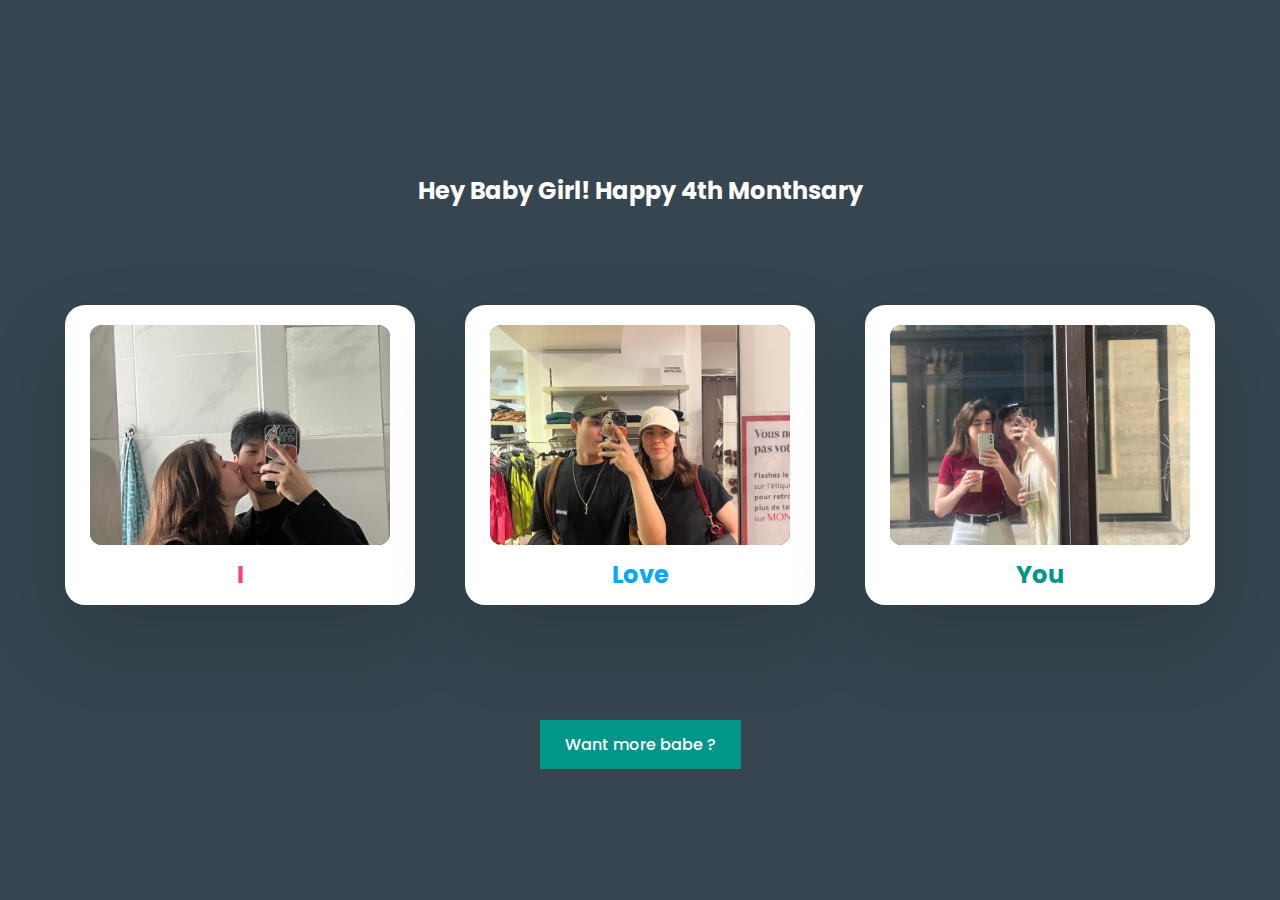
<file: index.html>
<!DOCTYPE html>
<html lang="en">
  <head>
    <meta charset="UTF-8" />
    <meta http-equiv="X-UA-Compatible" content="IE=edge" />
    <meta name="viewport" content="width=device-width, initial-scale=1.0" />
    <title>4 Monthsary!! Time Flies!!</title>
    <link rel="stylesheet" href="style.css" />
  </head>
  <body class="bodyPosition">
    <div class="girl">
      <p>Hey Baby Girl! Happy 4th Monthsary</p>
    </div>
    <div class="container">
      <div class="card" style="--clr: #ff3e7f">
        <div class="img-box">
          <img src="bathroom.jpg" />
        </div>
        <div class="content">
          <h2>I</h2>
          <p>
            "I" am the luckiest!!🍀 You being part of my life is beyond a
            blessing! If my past self from just four months ago could see the
            incredible journey, he wouldn't believe it. Moreover, building
            special memories with my special person. Agathe, you meant a lot to
            me!
          </p>
        </div>
      </div>
      <div class="card" style="--clr: #03a9f4">
        <div class="img-box">
          <img src="monoprix.jpg" />
        </div>
        <div class="content">
          <h2>Love</h2>
          <p>
            "Love" the fact that we have a lot in common! I love the way we can
            relate to many things while also learning from each other's unique
            perspectives. Coming from different languages, we know we'll face a
            lot of challenges in the way, but I know we can overcome them 🤝
          </p>
        </div>
      </div>
      <div class="card" style="--clr: #009688">
        <div class="img-box">
          <img src="coffee_date.jpg" />
        </div>
        <div class="content">
          <h2>You</h2>
          <p>
            "You" are an amazing person!! four months have flown by, but they've
            been filled with so much joy and happiness. I would love to see
            ourselves reach 1 year, 2 years... and still grow to love each other
            more. So lets fill up more joyful memories moving forward babe,
            okay?❤️
          </p>
        </div>
      </div>
    </div>
    <div style="--clr: #009688">
      <a href="feeling.html">Want more babe ?</a>
    </div>
  </body>
</html>
</file>
<file: style.css>
@import url("https://fonts.googleapis.com/css2?family=Poppins:wght@200;300;400;500;600;700;800;900&display=swap");

* {
  margin: 0;
  padding: 0;
  box-sizing: border-box;
  font-family: "Poppins", sans-serif;
}

body {
  display: flex;
  justify-content: center;
  align-items: center;
  min-height: 100vh;
  background: #36454f;
}

.container {
  position: relative;
  display: flex;
  justify-content: center;
  align-items: center;
  flex-wrap: wrap;
  gap: 100px 50px;
  padding: 100px 50px;
}

.container .card {
  position: relative;
  display: flex;
  justify-content: center;
  align-items: flex-start;
  width: 350px;
  max-width: 100%;
  height: 300px;
  background: white;
  border-radius: 20px;
  transition: 0.5s;
  box-shadow: 0 35px 80px rgba(0, 0, 0, 0.15);
}

.container .card:hover {
  height: 400px;
}

.container .card .img-box {
  position: absolute;
  top: 20px;
  width: 300px;
  height: 220px;
  background: #333;
  border-radius: 12px;
  overflow: hidden;
  transition: 0.5s;
}

.container .card:hover .img-box {
  top: -100px;
  scale: 0.75;
  box-shadow: 0 15px 45px rgba(0, 0, 0, 0.2);
}

.container .card .img-box img {
  position: absolute;
  top: 0;
  left: 0;
  width: 100%;
  height: 100%;
  object-fit: cover;
}

.container .card .content {
  position: absolute;
  top: 252px;
  width: 100%;
  height: 35px;
  padding: 0 30px;
  text-align: center;
  overflow: hidden;
  transition: 0.5s;
}

.container .card:hover .content {
  top: 130px;
  height: 250px;
}

.container .card .content h2 {
  font-size: 1.5rem;
  font-weight: 700;
  color: var(--clr);
}

.container .card .content p {
  color: #333;
}

.container .card .content a {
  position: relative;
  top: 15px;
  display: inline-block;
  padding: 12px 25px;
  text-decoration: none;
  background: var(--clr);
  color: white;
  font-weight: 500;
}

.container .card .content a:hover {
  opacity: 0.8;
}

@media (max-width: 480px) {
  .container .card {
    width: 230px;
    border-radius: 15px;
  }

  .container .card .img-box {
    width: 185px;
    border-radius: 10px;
  }

  .container .card .content p {
    font-size: 0.8rem;
  }

  .container .card .content a {
    font-size: 0.9rem;
  }
}

.bodyPosition {
  display: flex;
  flex-direction: column;
}

.bodyPosition a {
  position: relative;
  top: 15px;
  display: inline-block;
  padding: 12px 25px;
  text-decoration: none;
  background: var(--clr);
  color: white;
  font-weight: 500;
}

.bodyPosition a:hover {
  opacity: 0.8;
}

.bodyPosition .girl {
  position: relative;
  top: 15px;
  display: inline-block;
  padding: 12px 25px;
  text-decoration: none;
  color: white;
  font-size: 1.5rem;
  font-weight: 700;
}
</file>
